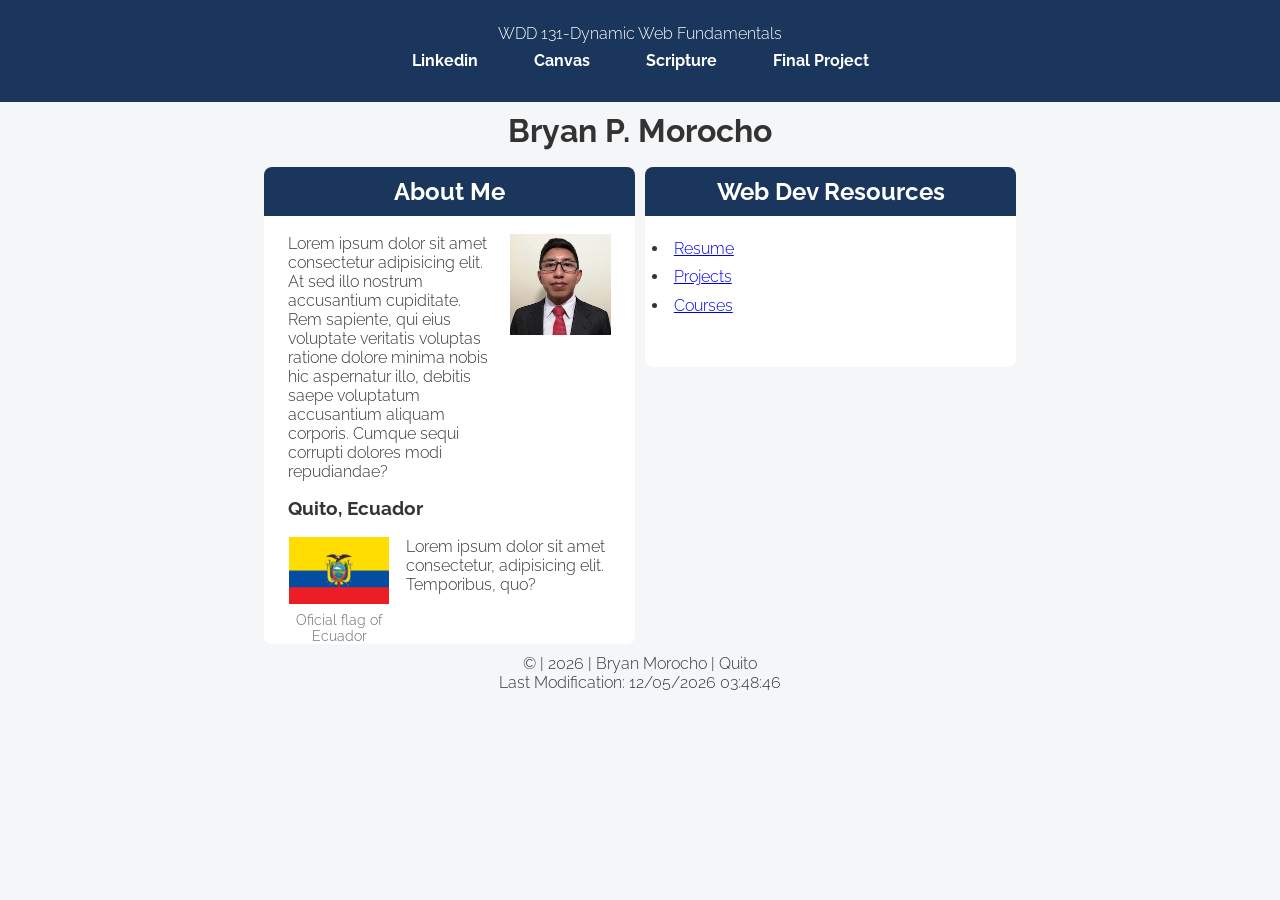
<file: index.html>
<!DOCTYPE html>
<html lang="en">
<head>
    <meta charset="UTF-8">
    <meta name="viewport" content="width=device-width, initial-scale=1.0">
    <title>WDD 131 - Dynamic Web Fundamentals - Bryan Morocho</title>
    <meta name="description" content="Welcome to Bryan Morocho's profile page for WDD131 course at BYU-Pathway">
    <meta name="author" content="Bryan Morocho">
    <link rel="stylesheet" href="styles/base.css">
    <link rel="preconnect" href="https://fonts.googleapis.com">
    <link rel="preconnect" href="https://fonts.gstatic.com" crossorigin>
    <link href="https://fonts.googleapis.com/css2?family=Raleway:wght@300&display=swap" rel="stylesheet">
    <script src="scripts/getdates.js" defer></script>
</head>
<body>
    <header>
        <span id="course-title">WDD 131-Dynamic Web Fundamentals</span>
        <nav>
            <a href="https://www.linkedin.com/in/bryan-morocho-05170b19b/">Linkedin</a>
            <a href="https://byupw.instructure.com/">Canvas</a>
            <a href="https://www.churchofjesuschrist.org/study/scriptures/bofm/alma/37?lang=eng&id=p6#p6">Scripture</a>
            <a href="#">Final Project</a>
        </nav>
    </header>
    <main>
        <h1>Bryan P. Morocho</h1>
        <section class="card">
            <h2>About Me</h2>
            <div id="profile"> 
                <p>Lorem ipsum dolor sit amet consectetur adipisicing elit. At sed illo nostrum accusantium cupiditate. Rem sapiente, qui eius voluptate veritatis voluptas ratione dolore minima nobis hic aspernatur illo, debitis saepe voluptatum accusantium aliquam corporis. Cumque sequi corrupti dolores modi repudiandae?</p>            
            <img src="images/profile.webp" alt="Bryan Morocho's profile picture">
            </div>
            <h3>Quito, Ecuador</h3>
            <div id="country"> 
                <figure>
                    <img src="images/ecuador.webp" alt="Ecuador's flag">
                    <figcaption>Oficial flag of Ecuador</figcaption>
                </figure>
                <p>Lorem ipsum dolor sit amet consectetur, adipisicing elit. Temporibus, quo?</p>
            </div>
           
        </section>
        <section class="card">
            <h2>Web Dev Resources</h2>
            <ul>
                <li><a href="#">Resume</a></li>
                <li><a href="#">Projects</a></li>
                <li><a href="#">Courses</a></li>
            </ul>
        </section>
    </main>
    <footer>
        <p>&copy; | <span id="currentyear"></span> | Bryan Morocho | Quito</p>
        <p>Last Modification: <span id="lastModified"></span></p>
    </footer>
    
</body>
</html>
</file>
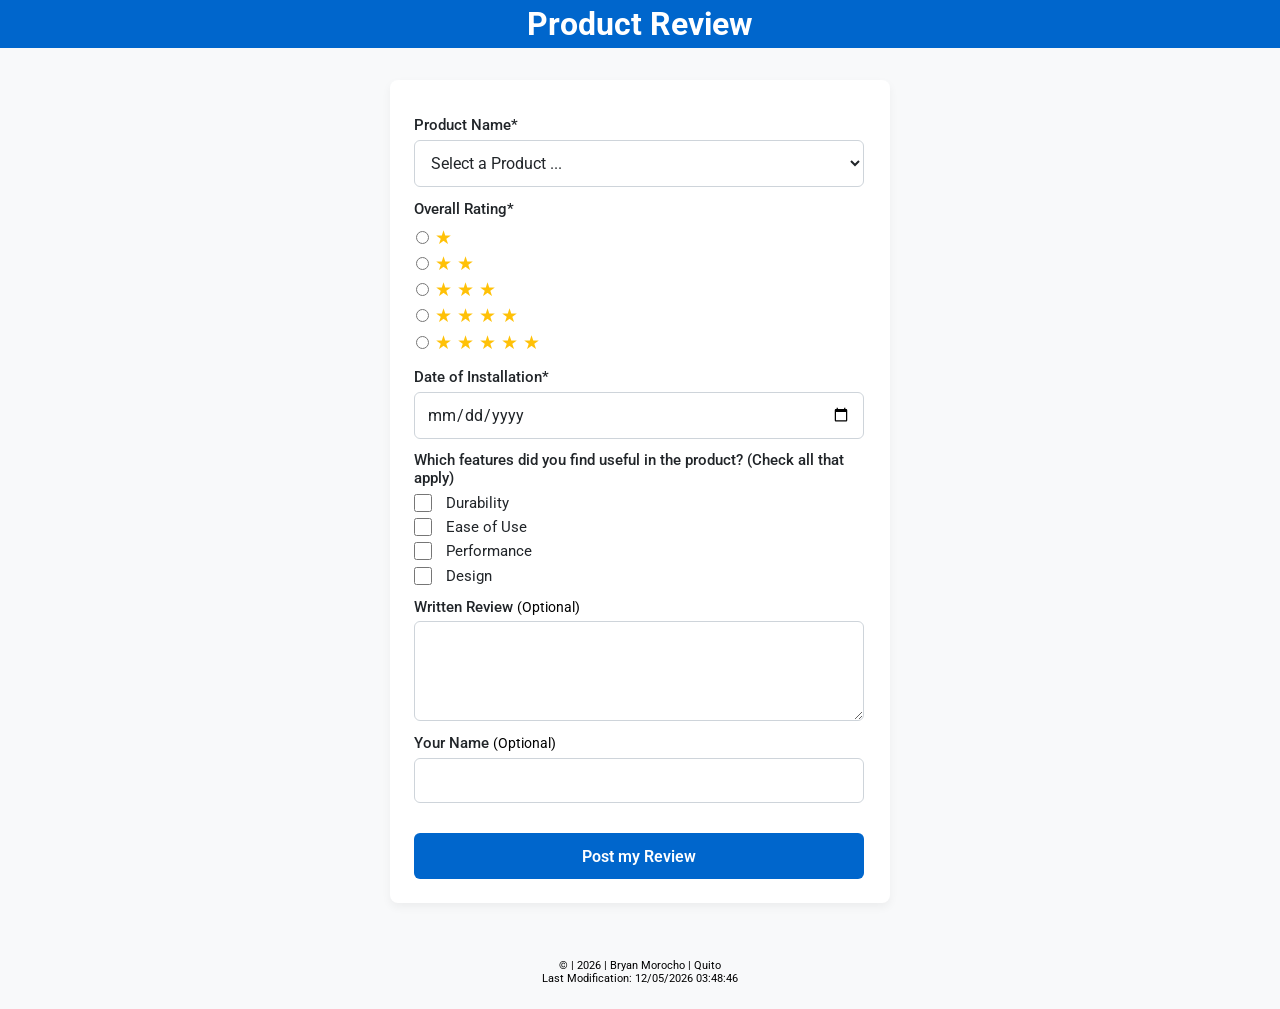
<file: form.html>
<!DOCTYPE html>
<html lang="en">
<head>
    <meta charset="UTF-8">
    <meta name="viewport" content="width=device-width, initial-scale=1.0">
    <title>Product Review</title>
    <meta name="author" content="Bryan Morocho">
    <meta name="description" content="Submit your product review and feedback easily using our online review form.">
    <link rel="stylesheet" href="styles/form.css">
    <link rel="preconnect" href="https://fonts.googleapis.com">
    <link rel="preconnect" href="https://fonts.gstatic.com" crossorigin>
    <link href="https://fonts.googleapis.com/css2?family=Roboto:wght@400;500;600&display=swap" rel="stylesheet">
    <script src="scripts/form.js" defer></script>
</head>
<body>
    <header>
        <h1>Product Review</h1>
    </header>
    <main>
        <form action="review.html" method="get">
            <label for="product-select">
                Product Name*
                <select name="product" id="product-select" required>
                    <option value="" disabled selected>Select a Product ...</option>
                </select>
            </label>

            <div id="rating-title">Overall Rating*</div>
            <div class="rating-group">
                <label for="star1"><input type="radio" name="rating" value="1" id="star1" required>&#9733;</label>
                <label for="star2"><input type="radio" name="rating" value="2" id="star2" required>&#9733; &#9733;</label>
                <label for="star3"><input type="radio" name="rating" value="3" id="star3" required>&#9733; &#9733; &#9733;</label>
                <label for="star4"><input type="radio" name="rating" value="4" id="star4" required>&#9733; &#9733; &#9733; &#9733;</label>
                <label for="star5"><input type="radio" name="rating" value="5" id="star5" required>&#9733; &#9733; &#9733; &#9733; &#9733;</label>
            </div>
            
            <label for="date-installation">Date of Installation*<input type="date" name="completeDate" id="date-installation" required></label>

            <div>Which features did you find useful in the product? (Check all that apply)</div>
            <label class="checkbox-group" for="durability"><input type="checkbox" name="durability" id="durability" value="yes">Durability</label>
            <label class="checkbox-group" for="use"><input type="checkbox" name="use" id="use" value="yes">Ease of Use</label>
            <label class="checkbox-group" for="performance"><input type="checkbox" name="performance" id="performance" value="yes">Performance</label>
            <label class="checkbox-group" for="design"><input type="checkbox" name="design" id="design" value="yes">Design</label>

            <label for="review">Written Review <span class="optional">(Optional)</span><textarea name="review" id="review"></textarea></label>

            <label for="name">Your Name <span class="optional">(Optional)</span><input type="text" id="name"></label>
            <input type="submit" value="Post my Review">
        </form>
    </main>
    <footer>
        <p>&copy; | <span id="currentyear"></span> | Bryan Morocho | Quito</p>
        <p>Last Modification: <span id="lastModified"></span></p>
    </footer>
</body>
</html>
</file>
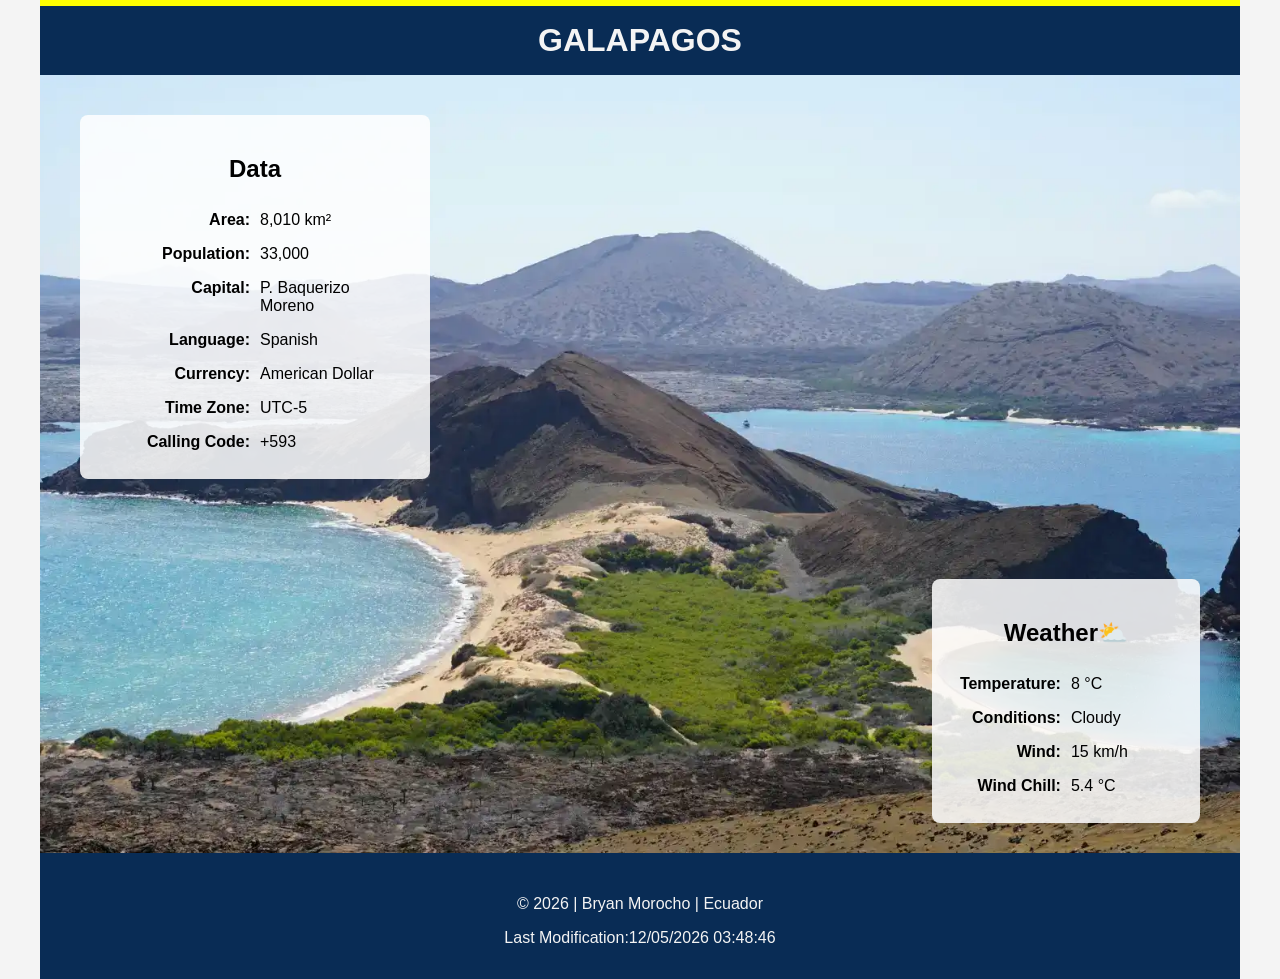
<file: place.html>
<!DOCTYPE html>
<html lang="en">
<head>
    <meta charset="UTF-8">
    <meta name="viewport" content="width=device-width, initial-scale=1.0">
    <title>Galapagos Islands - Ecuador | WDD131</title>
    <meta name="description" content="Discover the latest weather conditions, climate patterns, and travel tips for the Galapagos Islands, Ecuador.">
    <meta name="author" content="Bryan Morocho">
    <link rel="stylesheet" href="styles/place.css">
    <script src="scripts/place.js" defer></script>
</head>
<body>
    <header>
        <div class="ecuador-flag">
            <div class="yellow-stripe"></div>
        </div>
        <h1>GALAPAGOS</h1>
    </header>
    <main>
        <div class="hero">
            <picture>
                <source media="(min-width: 1000px)" srcset="images/hero-larger.webp">
                <source media="(min-width: 500px)" srcset="images/hero-medium.webp">
                <img src="images/hero-small.webp" alt="Galapagos Island landscape">
            </picture>
        </div>
        <section class="data-card">
            <h2>Data</h2>
            <ul>
                <li><strong>Area:</strong> <span>8,010 km²</span></li>
                <li><strong>Population:</strong> <span>33,000</span></li>
                <li><strong>Capital:</strong> <span>P. Baquerizo Moreno</span></li>
                <li><strong>Language:</strong> <span>Spanish</span></li>
                <li><strong>Currency:</strong> <span>American Dollar</span></li>
                <li><strong>Time Zone:</strong> <span>UTC-5</span></li>
                <li><strong>Calling Code:</strong> <span>+593</span></li>
            </ul>
        </section>

        <section class="weather-card">
            <h2 class="weather-heading">Weather</h2>
            <img src="images/weather.svg" alt="Cloudy weather">
            <ul>
                <li><strong>Temperature:</strong> <span id="temp">8 °C</span></li>
                <li><strong>Conditions:</strong> Cloudy</li>
                <li><strong>Wind:</strong> <span id="wind">15 km/h</span></li>
                <li><strong>Wind Chill:</strong> <span id="windchill"></span></li>
            </ul>
        </section>
    </main>
    <footer>
        <p>&copy; <span id="currentyear"></span> | Bryan Morocho | Ecuador</p>
        <p class="last-modified">Last Modification:<span id="lastModified"></span></p>
    </footer>  
</body>
</html>
</file>
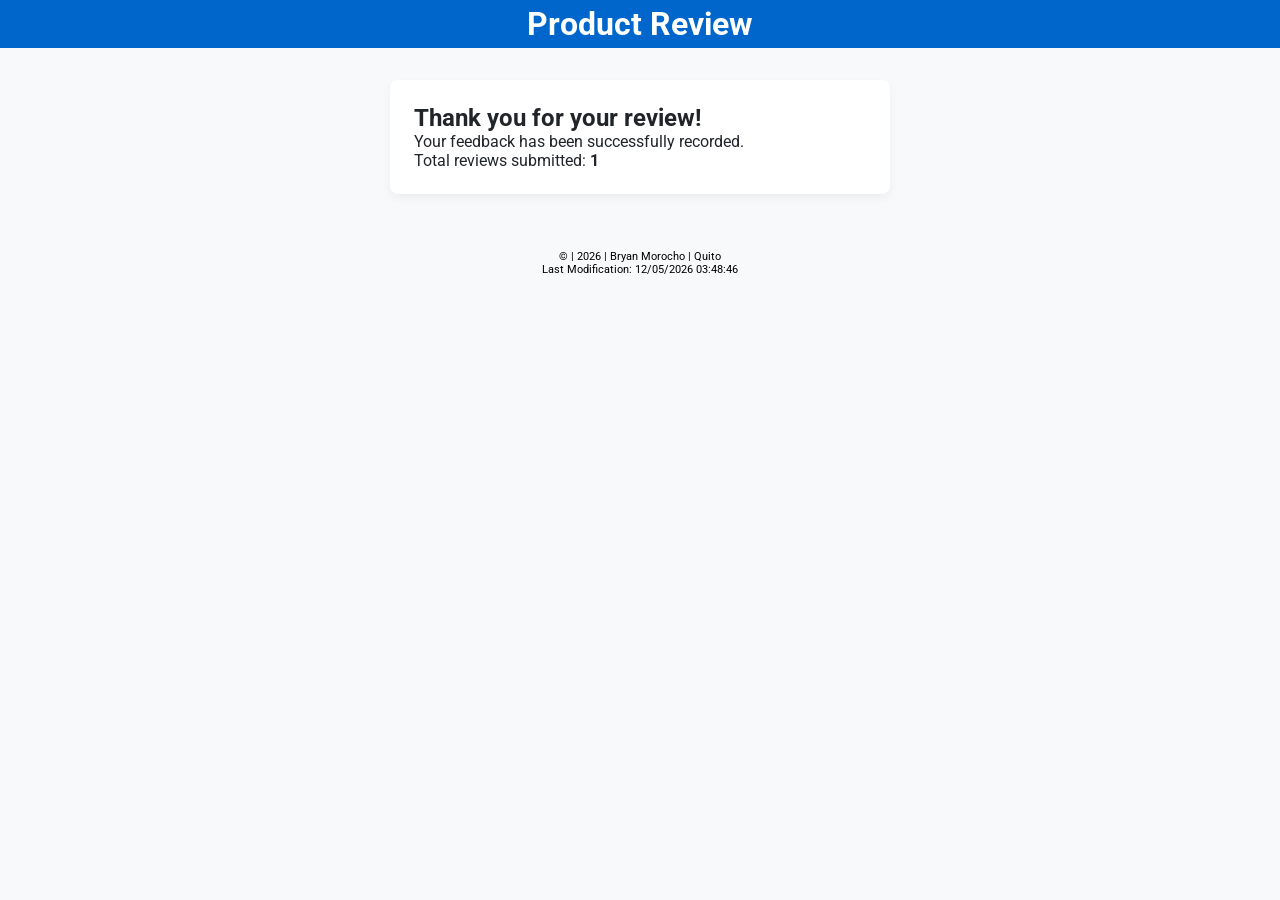
<file: review.html>
<!DOCTYPE html>
<html lang="en">
<head>
    <meta charset="UTF-8">
    <meta name="viewport" content="width=device-width, initial-scale=1.0">
    <title>Product Review</title>
    <meta name="author" content="Bryan Morocho">
    <meta name="description" content="Thank you for submitting your product review. View your confirmation and total reviews sent.">
    <link rel="stylesheet" href="styles/form.css">
    <link href="https://fonts.googleapis.com/css2?family=Roboto:wght@400;500;600&display=swap" rel="stylesheet">
    <script src="scripts/form.js" defer></script>
</head>
<body>
    <header>
        <h1>Product Review</h1>
    </header>
    <main>
        <h2>Thank you for your review!</h2>
        <p>Your feedback has been successfully recorded.</p>

        <p>Total reviews submitted: <strong id="counter">0</strong></p>
    </main>
    <footer>
        <p>&copy; | <span id="currentyear"></span> | Bryan Morocho | Quito</p>
        <p>Last Modification: <span id="lastModified"></span></p>
    </footer>
</body>
</html>
</file>
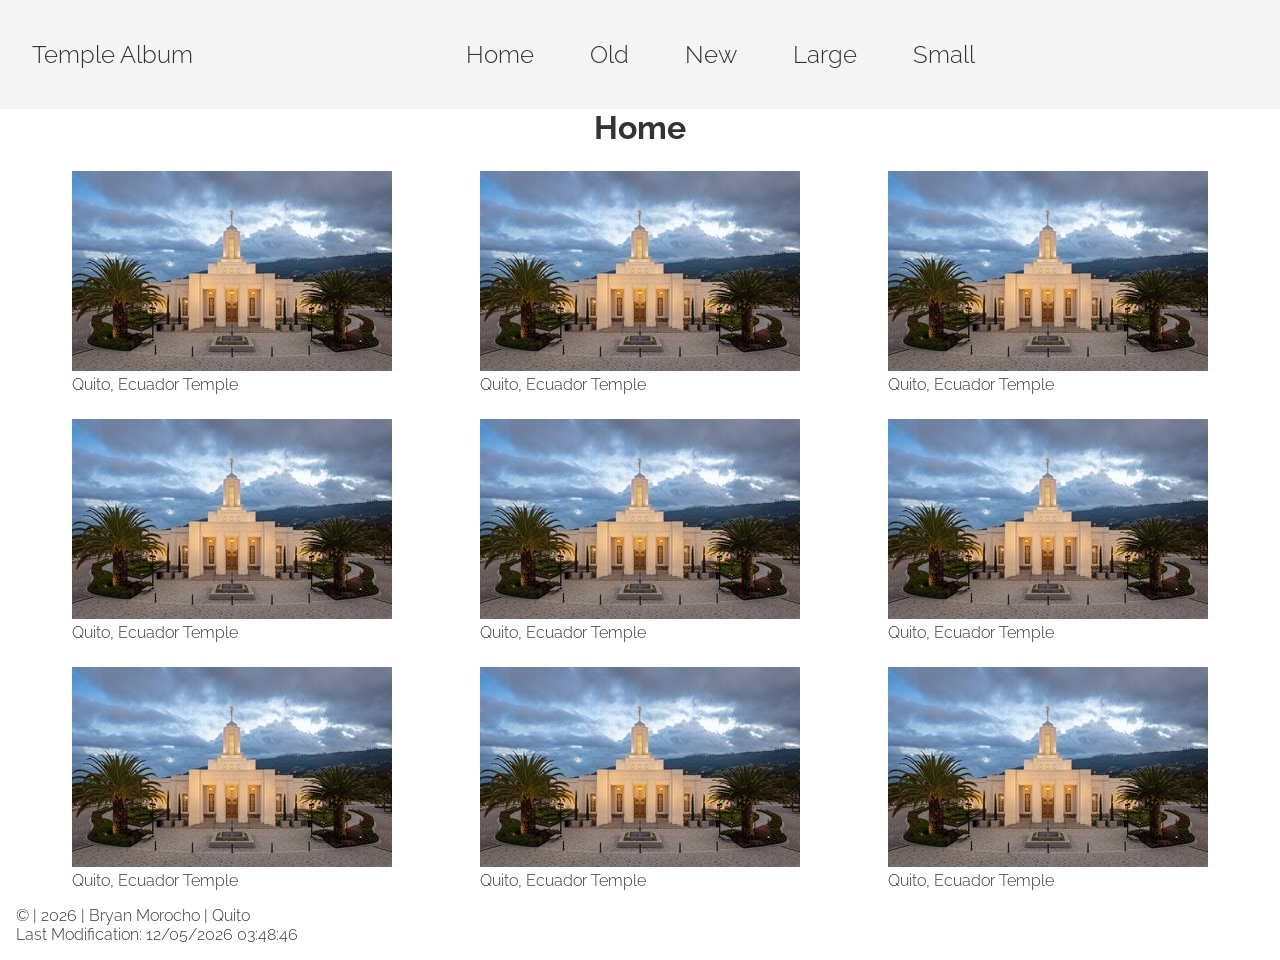
<file: temples.html>
<!DOCTYPE html>
<html lang="en">
<head>
    <meta charset="UTF-8">
    <meta name="viewport" content="width=device-width, initial-scale=1.0">
    <title>Temple Album</title>
    <meta name="description" content="Welcome to the Temple Album, a place where you can search for images of the Jesus Christ of latter days Saints temples">
    <meta name="author" content="Bryan Morocho">
    <link rel="stylesheet" href="styles/temples.css">
    <link rel="stylesheet" href="styles/temples-large.css">
    <link rel="preconnect" href="https://fonts.googleapis.com">
    <link rel="preconnect" href="https://fonts.gstatic.com" crossorigin>
    <link href="https://fonts.googleapis.com/css2?family=Raleway:wght@300&display=swap" rel="stylesheet">
    <script src="scripts/temples.js" defer></script>
</head>
<body>
    <header>
        Temple Album
        <button type="button" id="menu">
        </button>
        <nav>
            <a href="#">Home</a>
            <a href="#">Old</a>
            <a href="#">New</a>
            <a href="#">Large</a>
            <a href="#">Small</a>
        </nav>
    </header>
    <main>
        <h1>Home</h1>
        <figure>
            <img src="images/quito_ecuador_temple.jpg" alt="Picture from Quito, Ecuador Temple">
            <figcaption>Quito, Ecuador Temple</figcaption>
        </figure>
        <figure>
            <img src="images/quito_ecuador_temple.jpg" alt="Picture from Quito, Ecuador Temple">
            <figcaption>Quito, Ecuador Temple</figcaption>
        </figure>
        <figure>
            <img src="images/quito_ecuador_temple.jpg" alt="Picture from Quito, Ecuador Temple">
            <figcaption>Quito, Ecuador Temple</figcaption>
        </figure>
        <figure>
            <img src="images/quito_ecuador_temple.jpg" alt="Picture from Quito, Ecuador Temple">
            <figcaption>Quito, Ecuador Temple</figcaption>
        </figure>
        <figure>
            <img src="images/quito_ecuador_temple.jpg" alt="Picture from Quito, Ecuador Temple">
            <figcaption>Quito, Ecuador Temple</figcaption>
        </figure>
        <figure>
            <img src="images/quito_ecuador_temple.jpg" alt="Picture from Quito, Ecuador Temple">
            <figcaption>Quito, Ecuador Temple</figcaption>
        </figure>
        <figure>
            <img src="images/quito_ecuador_temple.jpg" alt="Picture from Quito, Ecuador Temple">
            <figcaption>Quito, Ecuador Temple</figcaption>
        </figure>
        <figure>
            <img src="images/quito_ecuador_temple.jpg" alt="Picture from Quito, Ecuador Temple">
            <figcaption>Quito, Ecuador Temple</figcaption>
        </figure>
        <figure>
            <img src="images/quito_ecuador_temple.jpg" alt="Picture from Quito, Ecuador Temple">
            <figcaption>Quito, Ecuador Temple</figcaption>
        </figure>
    </main>
    <footer>
        <p>&copy; | <span id="currentyear"></span> | Bryan Morocho | Quito</p>
        <p>Last Modification: <span id="lastModified"></span></p>
    </footer>    
</body>
</html>
</file>
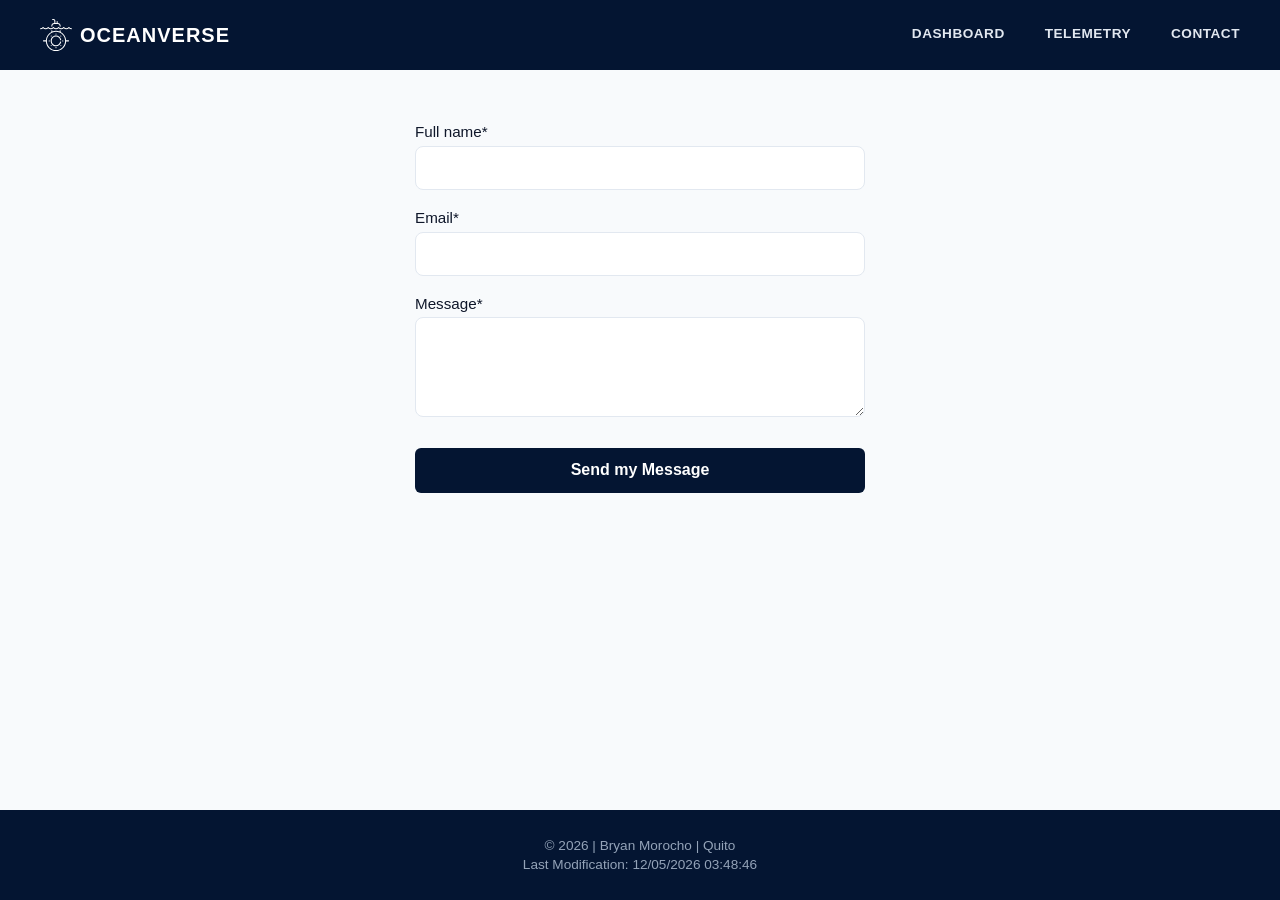
<file: project/contact.html>
<!DOCTYPE html>
<html lang="en">
<head>
    <meta charset="UTF-8">
    <meta name="viewport" content="width=device-width, initial-scale=1.0">
    <meta name="description" content="Contact Oceanverse team for support, inquiries, or feedback regarding marine telemetry systems.">
    <meta name="author" content="Bryan Morocho">
    <title>Oceanverse | Contact Us</title>
    <link rel="stylesheet" href="styles/project.css">
    <script src="scripts/contact.js" defer></script>
</head>
<body>
    <header>
        <div class="logo">
            <img src="images/logo.svg" alt="logo OCEANVERSE" loading="lazy">
            <h1>OCEANVERSE</h1>
        </div>
         <button type="button" id="menu"></button>
        <nav class="menu">
            <a href="project.html" id="home-btn">DASHBOARD</a>
            <a href="telemetry.html" id="metrics-btn">TELEMETRY</a>
            <a href="#" id="contact-btn">CONTACT</a>
        </nav>
    </header>
    <main id="contact-view">
        <form action="" method="get">
            <label for="name">Full name*<input type="text" id="name" name="full-name" required></label>
            <label for="email">Email*<input type="email" id="email" name="e-mail" required></label>
            <label for="message">Message*<textarea type="text" id="message" name="comments" required></textarea></label>
            <input type="submit" value="Send my Message">
        </form>
    </main>
    <footer>
        <p>&copy; <span id="currentyear"></span> | Bryan Morocho | Quito</p>
        <p>Last Modification: <span id="lastModified"></span></p>
    </footer>
</body>
</html>
</file>
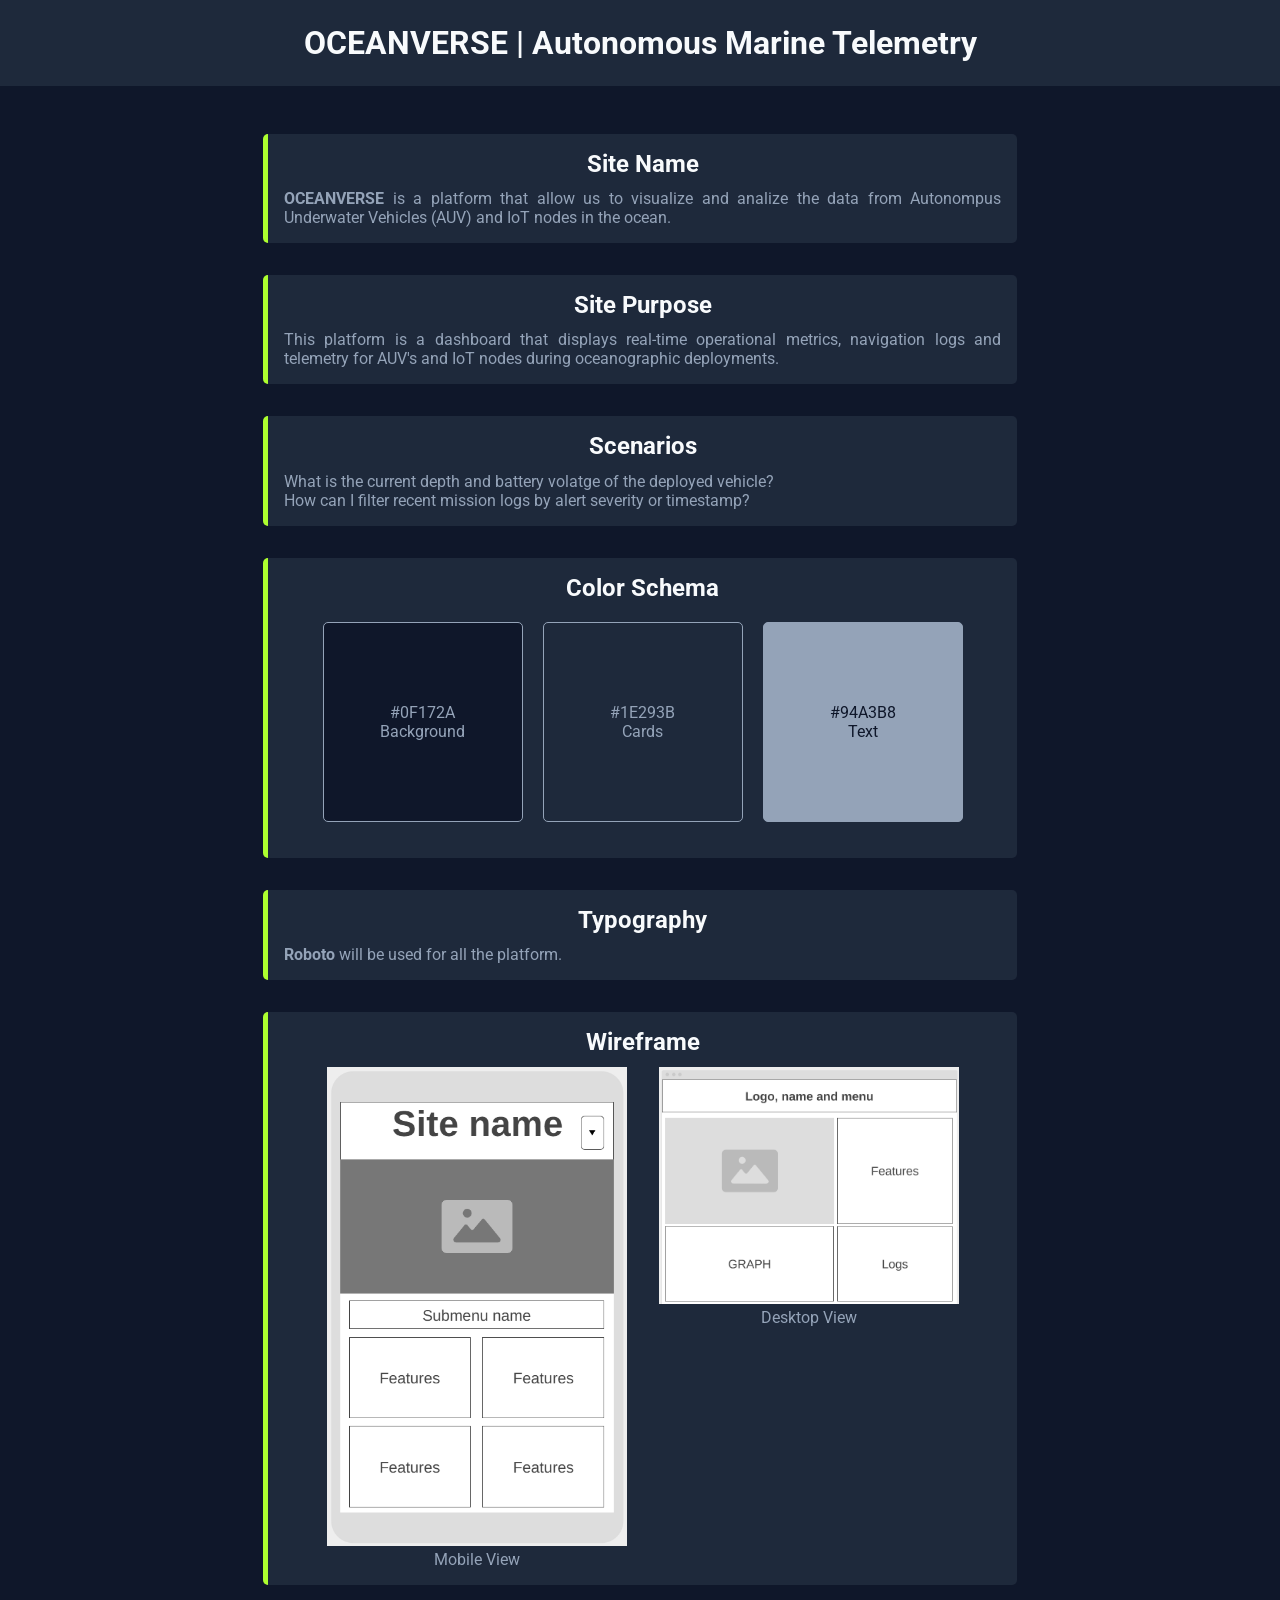
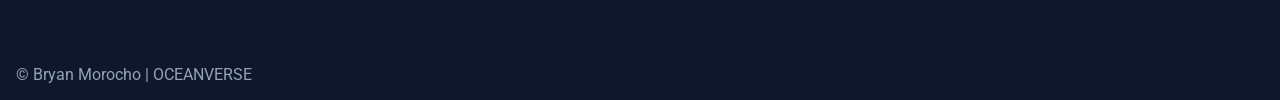
<file: project/siteplan.html>
<!DOCTYPE html>
<html lang="en">
<head>
    <meta charset="UTF-8">
    <meta name="viewport" content="width=device-width, initial-scale=1.0">
    <title>OCEANVERSE</title>
    <meta name="author" content="Bryan Morocho">
    <meta name="description" content="This is the website plannig document for the project OCEANVERSE proposed for the wdd131 final project">
    <link rel="stylesheet" href="styles/siteplan.css">
    <link rel="preconnect" href="https://fonts.googleapis.com">
    <link rel="preconnect" href="https://fonts.gstatic.com" crossorigin>
    <link href="https://fonts.googleapis.com/css2?family=Roboto&display=swap" rel="stylesheet">
</head>
<body>
    <header>
        <h1>OCEANVERSE | Autonomous Marine Telemetry</h1>
    </header>
    <main>
        <div class="card">
            <h2>Site Name</h2>
            <p><strong>OCEANVERSE</strong> is a platform that allow us to visualize and analize the data from Autonompus Underwater Vehicles (AUV) and IoT nodes in the ocean.</p>
        </div>
        
        <div class="card">
            <h2>Site Purpose</h2>
            <p>This platform is a dashboard that displays real-time operational metrics, navigation logs and telemetry for AUV's and IoT nodes during oceanographic deployments.</p>
        </div>
        
        <div class="card">
            <h2>Scenarios</h2>
            <p>What is the current depth and battery volatge of the deployed vehicle?</p>
            <p>How can I filter recent mission logs by alert severity or timestamp?</p>
        </div>
        
        <div class="card">
            <h2>Color Schema</h2>
            <div id="colors">
                <div id="primary" class="color">
                    <span class="color-code">#0F172A</span>
                    <span class="color-desc">Background</span>
                </div>
                <div id="secondary" class="color">
                    <span class="color-code">#1E293B</span>
                    <span class="color-desc">Cards</span>
                </div>
                <div id="accent" class="color">
                    <span class="color-code">#94A3B8</span>
                    <span class="color-desc">Text</span>
                </div>
            </div>
        </div>
        
        <div class="card">
            <h2>Typography</h2>
            <p><strong>Roboto</strong> will be used for all the platform.</p>
        </div>
        
        <div class="card">
            <h2>Wireframe</h2>
            <div id="images">
                <figure>
                <img src="images/mobile.png" alt="Mobile view of OCEANVERSE">
                <figcaption>Mobile View</figcaption>
                </figure>
                <figure>
                    <img src="images/desktop.png" alt="Desktop view of OCEANVERSE">
                    <figcaption>Desktop View</figcaption>
                </figure>
            </div>
           
        </div>
        
    </main>
    <footer>
         <p>&copy; Bryan Morocho | OCEANVERSE</p>
    </footer>
</body>
</html>
</file>
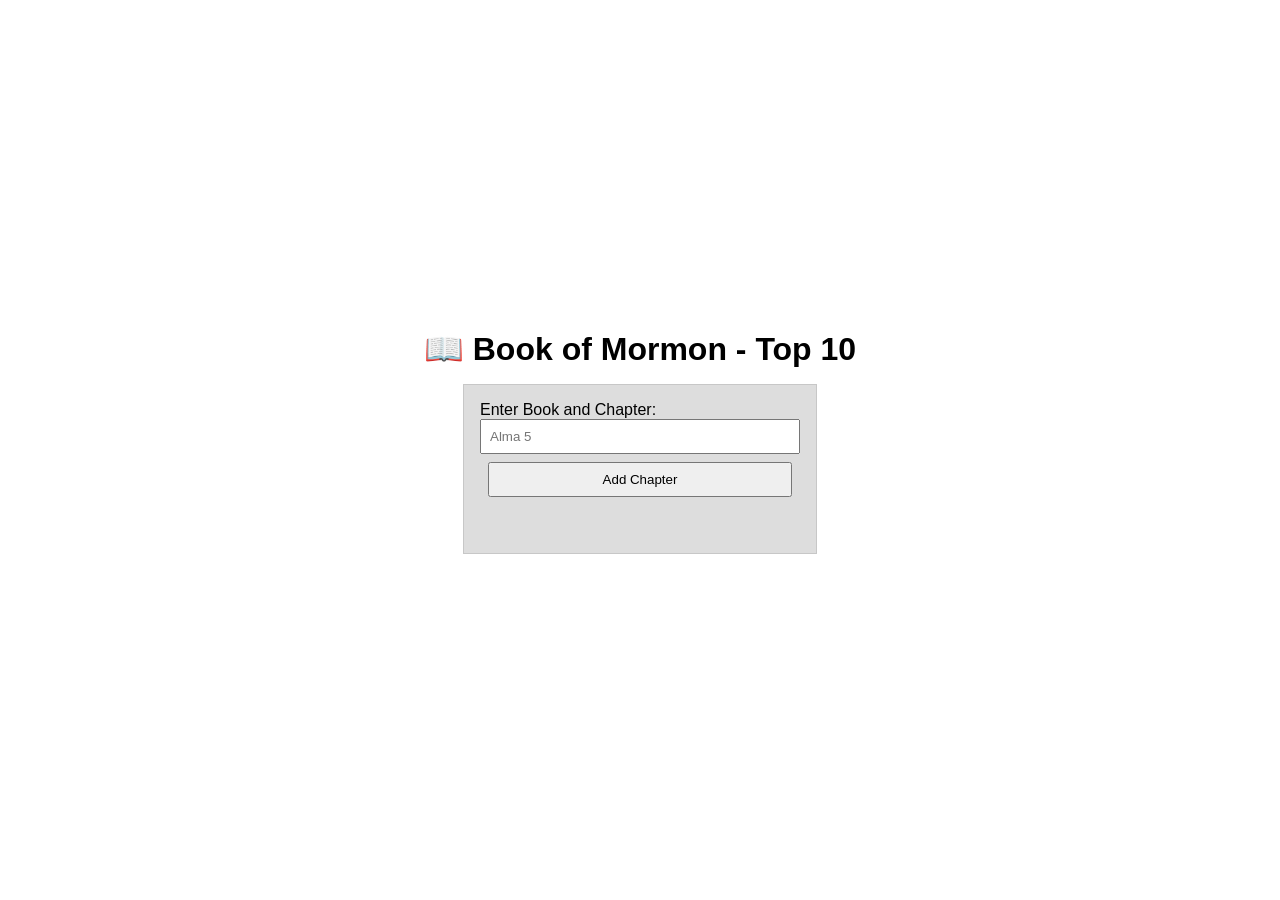
<file: week02/bom.html>
<!DOCTYPE html>
<html lang="en">
<head>
    <meta charset="UTF-8">
    <meta name="viewport" content="width=device-width, initial-scale=1.0">
    <title>Document</title>
    <link rel="stylesheet" href="styles/bom.css">
    <script src="scripts/bom.js" defer></script>
</head>
<body>
    <h1>📖 Book of Mormon - Top 10</h1>
<main>
	<label for="favchap">Enter Book and Chapter: </label>
	<input type="text" id="favchap" placeholder="Alma 5">
	<button type="submit">Add Chapter</button>
	<ul id="list"></ul>
</main>
    
</body>
</html>
</file>
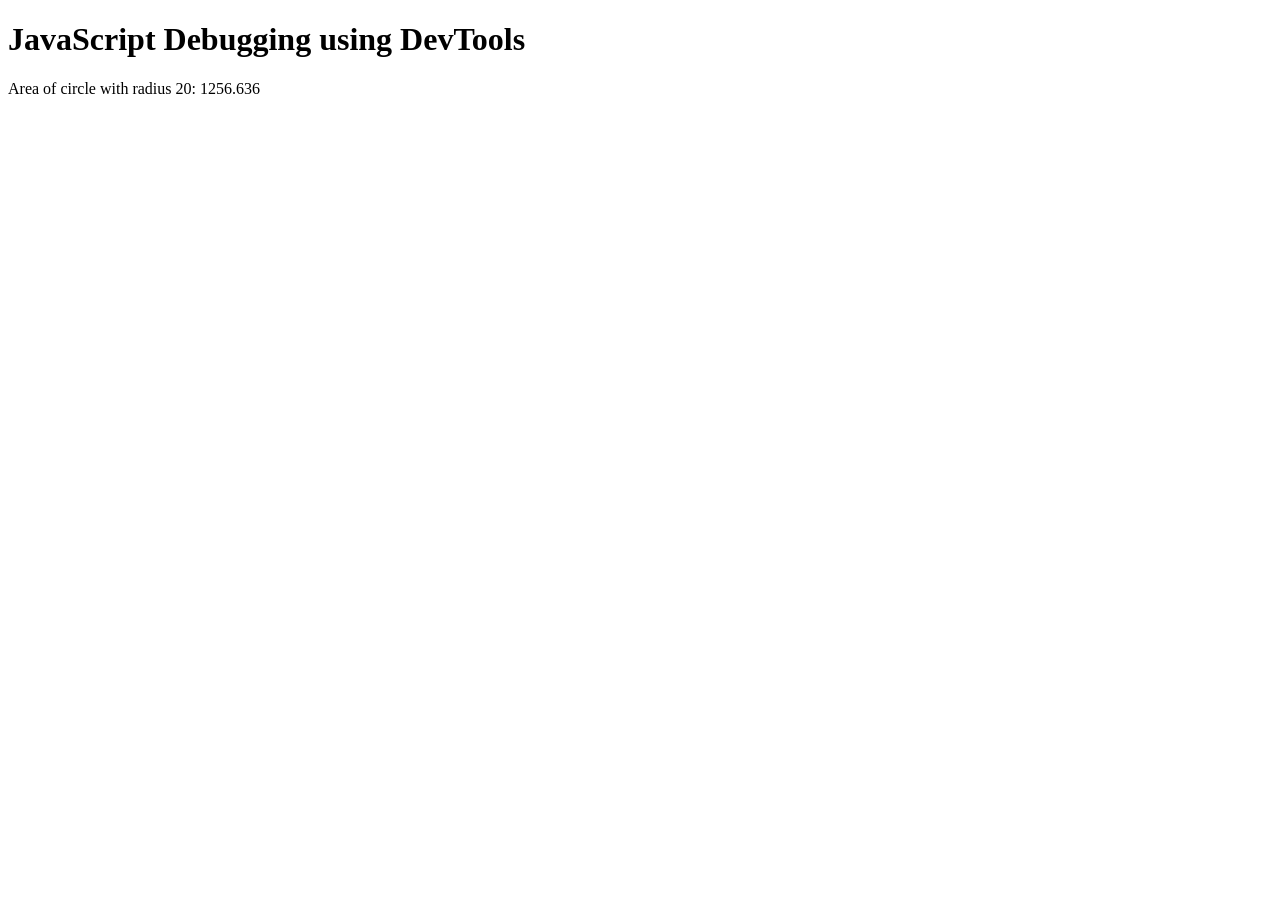
<file: week02/debugging.html>
<!DOCTYPE html>
<html lang="en">
<head>
    <meta charset="UTF-8">
    <meta name="viewport" content="width=device-width, initial-scale=1.0">
    <title>Document</title>
    <script src="scripts/debugging.js" defer></script>
</head>
<body>
    <h1>JavaScript Debugging using DevTools</h1>
    <p>Area of circle with radius <span id="radius"></span>: <span id="area"></span></p>
    
</body>
</html>
</file>
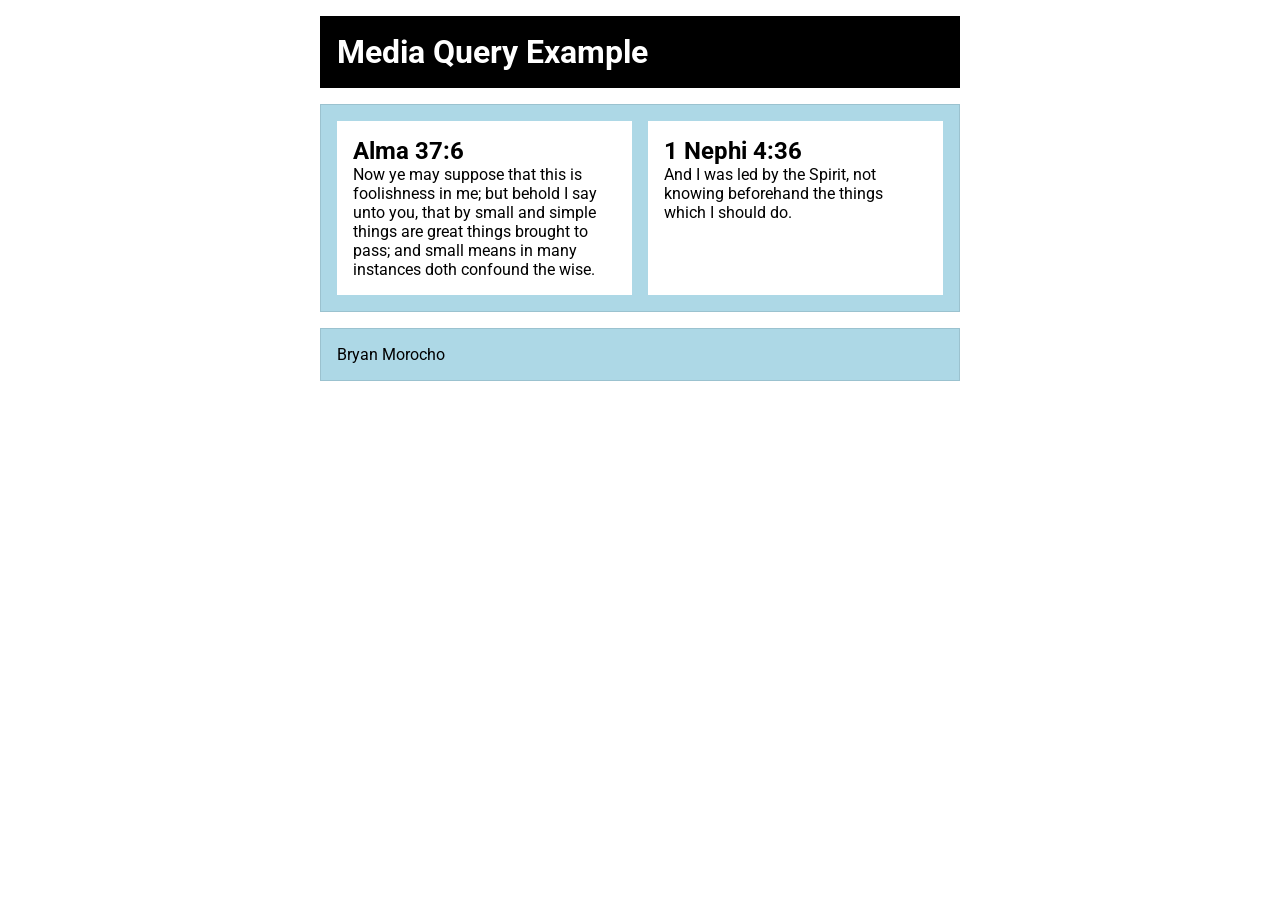
<file: week02/media-query.html>
<!DOCTYPE html>
<html lang="en">
<head>
    <meta charset="UTF-8">
    <meta name="viewport" content="width=device-width, initial-scale=1.0">
    <meta name="description" content="Media query learning activity example page.">
    <meta name="author" content="Bryan Morocho">
    <title>WDD 131 - Media Query Example</title>
    <link rel="preconnect" href="https://fonts.googleapis.com">
    <link rel="preconnect" href="https://fonts.gstatic.com" crossorigin>
    <link href="https://fonts.googleapis.com/css2?family=Roboto:wght@536&display=swap" rel="stylesheet">
    <link rel="stylesheet" href="styles/media-query.css">
    <link rel="stylesheet" href="styles/media-query-large.css">
</head>
<body>
    <header>
        <h1>Media Query Example</h1>
    </header>
    <main>
        <section>
            <h2>Alma 37:6</h2>
            <p>Now ye may suppose that this is foolishness in me; but behold I say unto you, that by small and simple things are great things brought to pass; and small means in many instances doth confound the wise.</p>
        </section>
        <section>
            <h2>1 Nephi 4:36</h2>
            <p>And I was led by the Spirit, not knowing beforehand the things which I should do.</p>
        </section>
    </main>
    <footer>
        <!-- <p>Bryan Morocho</p> -->
         Bryan Morocho
    </footer>  
</body>
</html>
</file>
<file: styles/base.css>
* {
    margin: 0;
    padding: 0;
    box-sizing: border-box;
}

header {
    background-color: #1a365d;
    color: #ffffff;
    padding: 1.5rem 1rem;
    text-align: center;
}

nav {
    display: flex;
    justify-content: center;
    gap: 1.5rem;
    width: 100%;
}

nav a {
    color: white;
    text-decoration: none;
    font-weight: bold;
    border-radius: 4px;
    transition: all 0.3s ease;
    padding: 0.5rem 1rem;
}

nav a:hover {
    color: white;
    background-color: #2c5282;
}

main h1 {
    text-align: center;
    padding-bottom: 0.5rem;
    display: inline-block;
    width: 100%;
    grid-column: 1 / -1;
}

body {
    font-family: "Raleway", sans-serif;
    font-weight: 300;
    background-color: #f4f6f8;
    color: #333333;
}

main {
    display: grid;
    grid-template-columns: repeat(auto-fit, minmax(320px, 1fr));
    gap: 10px;
    max-width: 800px;
    justify-content: center;
    align-items: start;
    margin: 10px auto;
    padding: 0 1.5rem;
}

.card {
    background-color: #ffffff;
    border-radius: 8px;
    min-height: 200px;
}

h2 {
    background-color: #1a365d;
    color: white;
    padding: 10px;
    margin: 0 0 10px 0;
    border-radius: 8px 8px 0 0;
    align-items: center;
    text-align: center;
}

h3 {
    padding: 0.5rem 1.5rem;
}

#profile {
    display: grid;
    grid-template-columns: 1fr 0.5fr;
    gap: 20px;
    align-items: start;
    padding: 0.5rem 1.5rem;
}

#profile > img {
    max-width: 100%;
    height: auto;
    display: block;
}

#country {
    display: grid;
    grid-template-columns: 0.5fr 1fr;
    margin: 10px 0 0 0;
    align-items: start;
    gap: 15px;
    padding: 0 1.5rem;
}

#country figure {
    display: flex;
    flex-direction: column;
    align-items: center;
}

#country figure img {
    width: 100px;
    height: auto;
    display: block;
}

#country figcaption {
    font-size: 0.85rem;
    color: #666;
    margin-top: 0.5rem;
    text-align: center;
}

ul {
    padding: 0.5rem 1.5rem;
    display: flex;
    flex-direction: column;
}

ul li {
    padding: 0.3rem;
}

#course-tittle {
    display: block;
}

footer {
    text-align: center;
}
</file>
<file: styles/form.css>
:root {
    --primary-color: #0066CC;       /* Azul corporativo y confiable */
    --secondary-color: #FFFFFF;     /* Blanco puro */
    --bg-color: #F8F9FA;            /* Fondo gris muy claro */
    --text-color: #212529;          /* Texto principal oscuro */
    --input-bg: #FFFFFF;            /* Fondo de inputs limpio */
    --input-border: #CED4DA;        /* Borde gris suave */
    --input-focus: #0066CC;         /* Color al enfocar */
    --star-color: #FFC107;
}

* {
    margin: 0;
    padding: 0;
    box-sizing: border-box;
    font-family: "Roboto", sans-serif;
}

body {
    background-color: var(--bg-color);
    color: var(--text-color);
}


header {
    padding: .3rem;
    background-color: var(--primary-color);
    color: var(--secondary-color);
    text-align: center;
}

main {
    padding: 1.5rem;
    background-color: var(--secondary-color);
    max-width: 500px;
    margin: .1rem auto;
}

label,
div {
    display: block;
    margin: .8rem 0 .4rem 0;
    font-size: .95rem;
    font-weight: 500;
}

input[type="text"],
input[type="tel"],
input[type="date"],
select,
textarea {
    background-color: var(--input-bg);
    display: block;
    border: solid 1px var(--input-border);
    box-sizing: border-box;
    border-radius: 6px;
    padding: .75rem;
    margin-top: .35rem;
    width: 100%;
    max-width: 450px;
    font-size: 1rem;
    color: var(--text-color);
}

input[type="text"]:focus,
input[type="tel"]:focus,
input[type="date"]:focus,
select:focus,
textarea:focus {
  outline: none;
  border-color: var(--input-focus);
  box-shadow: 0 0 0 3px rgba(0, 102, 204, 0.15);
}

textarea {
  resize: vertical;
  min-height: 100px;
}

.optional {
  font-weight: 400;
  color: black;
  font-size: 0.85rem;
}

input[type="radio"],
input[type="checkbox"] {
    margin-right: 6px;
}

.rating-group {
  display: flex;
  flex-direction: column;
  margin-top: 0.35rem;
}

.rating-group label {
    cursor: pointer;
    font-size: 1.2rem;
    color: var(--star-color);
    margin: .1rem;
}

input[type="submit"] {
    border: none;
    background-color: var(--primary-color);
    color: var(--secondary-color);
    border-radius: 6px;
    padding: .85rem;
    width: 100%;
    max-width: 450px;
    margin-top: 1.5rem;
    font-size: 1rem;
    font-weight: 600;
    cursor: pointer;
    transition: background-color 0.2s;
}

.checkbox-group {
    display: flex;
    align-items: center;
    gap: 0.5rem;
    cursor: pointer;
    font-weight: 400;
    margin: 0.4rem 0;
}

.checkbox-group input[type="checkbox"] {
  width: 18px;
  height: 18px;
  cursor: pointer;
  accent-color: var(--primary-color);
}

input[type="submit"]:hover {
    background-color: #0052a3;
}

footer {
    text-align: center;
    padding: 1.5rem;
    font-size: 0.7rem;
    color: black;
}

@media (min-width: 750px) {
    main {
        margin: 2rem auto;
        border-radius: 8px;
        box-shadow: 0 4px 10px rgba(0, 0, 0, 0.05);
    }
}
</file>
<file: styles/place.css>
* {
    box-sizing: border-box;
}

:root {
    --primary-color: #092c55;
    --text-color: #000000;
    --padding: 1rem;
}

body {
    font-family: Arial, Helvetica, sans-serif;
    color: var(--text-color);
    background-color: #f4f4f4;
    margin: 0;
}

.ecuador-flag {
    display: flex;
    flex-direction: column;
    width: 100%;
}

.yellow-stripe {
    background-color: #ffff00;
    height: 6px;
}

h1 {
    background-color: #092c55;
    color: #f4f4f4;
    padding: var(--padding);
    margin: 0;
    text-align: center;
}

h2 {
    text-align: center;
}

.data-card ul,
.weather-card ul {
    list-style-type: none;
    padding: 0;
    margin: 0;
}

.data-card li,
.weather-card li {
    display: grid;
    grid-template-columns: 1fr 1fr;
    gap: 10px;
    padding: 0.5rem;
}

.data-card li strong,
.weather-card li strong {
    text-align: right;
}

.weather-card img {
    display: block;
    margin: 1rem auto;
    width: 5rem;
    height: auto;
}

.hero {
    width: 100%;
    max-width: 1200px;
    background-color: #092c55;
    padding: 0 0 10px 0;
}

.hero img {
    width: 100%;
    height: auto;
    object-fit: cover;
    display: block;
}

footer {
    text-align: center;
    padding: var(--padding);
    background-color: #092c55;
    color: #f4f4f4;
    margin: 1rem auto 0 auto;
    max-width: 1200px;
}


.weather-icon-mobile {
    fill: #808080;
    display: block;
}

@media (min-width: 600px) {

    header {
        max-width: 1200px;
        margin: 0 auto;
    }

    .weather-card img {
        display: none;
    }

    .weather-heading::after {
        content: "⛅";
    }

    main {
        position: relative;
        display: grid;
        grid-template-columns: 1fr 1fr;
        grid-template-rows: auto auto;
        gap: 20px;
        max-width: 1200px;
        margin: 0 auto;
    }

    .hero {
        grid-column: 1 / -1;
        grid-row: 1 / 3;
        width: 100%;
        z-index: 1;
    }

    .hero img {
        width: 100%;
        height: 100%;
        min-height: 500px;
        object-fit: cover;
    }

    .data-card {
        grid-column: 1;
        grid-row: 1;    
        z-index: 2;
        align-self: start;  
        justify-self: start; 
        
        background-color: rgba(255, 255, 255, 0.85); 
        padding: 20px;
        border-radius: 8px;
        margin: 40px; 
        max-width: 350px;
    }

    .weather-card {
        grid-column: 2; 
        grid-row: 2;    
        z-index: 2;
        align-self: end;    
        justify-self: end;  
        
        background-color: rgba(255, 255, 255, 0.85); 
        padding: 20px;
        border-radius: 8px;
        margin: 40px; 
        max-width: 350px;
    }

    footer {
        text-align: center;
        background-color: #092c55;
        color: #f4f4f4;
        max-width: 1200px;
        margin: 0 auto;
    }
}
</file>
<file: styles/temples.css>
* {
    margin: 0;
    padding: 0;
    box-sizing: border-box;
}

body {
    font-family: "Raleway", sans-serif;
    font-weight: 300;
    color: #333333;
}

header {
    position: relative;
    padding: 1rem;
    font-size: 1.5rem;
    background-color: #f4f4f4;
}

#menu {
	font-size: 1.5rem;
	border: 0;
	background: none;
	color: #000;
	position: absolute;
	top: 1rem;
	right: 1rem;
}

#menu::before {
    content: "☰";
}

#menu.open::before {
    content: "❌";
}

nav {
    display: none;
    flex-direction: column;
    text-align: center;
    justify-content: center;
    gap: 20px;
    margin: 1rem auto;
}

nav.open {
    display: flex;
}

nav a {
   padding: 0.75rem;
   text-decoration: none; 
   color: #333;
}

nav a:hover {
    background-color: #e6f0fa;
    color: #0056b3;
    border-radius: 8px;
}

main {
    max-width: 1200px;
    margin: 0 auto;
    display: grid;
    grid-template-columns: 1fr;
    grid-gap: 25px;
    place-items: center;
}

main h1 {
    grid-column: 1 / -1;
    width: 100%;
    text-align: center;
}

figure img {
    max-width: 100%;
    height: auto;
}

footer {
    place-items: center;
    margin: 1rem;
}
</file>
<file: styles/temples-large.css>
@media (min-width: 768px) {
    header {
        display: flex;
        justify-content: space-between;
        align-items: center;
        padding: 1rem 2rem;
    }

    #menu {
        display: none;
    }

    nav {
        display: flex;
        flex-direction: row;
        justify-content: center;
        gap: 1.5rem;
        margin: 1rem auto;

    }

    nav a {
        padding: 0.5rem 1rem;
    }

    main {
        grid-template-columns: repeat(auto-fit, minmax(320px, 1fr));
    }
}
</file>
<file: project/styles/project.css>
* {
    margin: 0;
    padding: 0;
    box-sizing: border-box;
}

html, body {
    height: 100%;
}

body {
    font-family: "Roboto", sans-serif;
    background-color: #f8fafc;
    color: #0f172a;
    display: flex;
    flex-direction: column;
}

header {
    position: relative;
    display: flex;
    justify-content: space-between;
    align-items: center;
    background-color: #041532;
    padding: 1.2rem 2.5rem;
}

.logo {
    display: flex;
    flex-direction: row;
    align-items: center;
    gap: .5rem;
    justify-content: center;
}

img {
    width: 2rem;
    height: auto;
}

.logo h1 {
    font-size: 1.25rem;
    color: #ffffff;
    letter-spacing: 1px;
    /* justify-content: center; */
}

#menu {
    display: block;
	font-size: 1.5rem;
	border: 0;
	background: none;
	color: #000;
	position: absolute;
	top: 1rem;
	right: 1rem;
}

#menu::before {
    content: "☰";
    color: #ffffff;
}

#menu.open::before {
    content: "❌";
    color: #ffffff;
}

header nav.menu {
    display: none;
    flex-direction: column;
    text-align: center;
    justify-content: center;
    gap: 20px;
    margin: 1rem auto;
}

header nav.menu.open {
    display: flex;
}

nav.menu {
    display: flex;
    gap: 2.5rem;
}

nav.menu a {
    text-decoration: none;
    color: #e2e8f0;
    font-weight: 600;
    font-size: 0.85rem;
    letter-spacing: 0.5px;
    padding-bottom: 4px;
    transition: color 0.2s ease, border-bottom 0.2s ease;
}

nav.menu a:hover,
nav.menu a.active {
    color: #ffffff;
}

/* --- DISEÑO BASE (Móvil / 1 sola columna por defecto) --- */
#main-view,
#telemetry-view {
    display: flex;
    flex-direction: column;
    gap: 1.5rem;
    padding: 1rem;
    max-width: 1200px;
    margin: 0 auto;
    width: 100%;
    align-items: start;
}

.dashboard-content {
    display: flex;
    flex-direction: column;
    gap: 1rem;
    width: 100%;           
    max-width: 500px;        
    margin: 0 auto; 
    justify-content: flex-end;
}

.control-bar {
    display: flex;
    align-items: center;
    justify-content: flex-end;
    gap: 0.5rem;
    font-size: .9rem;
    font-weight: 500;
    color: #475569;
    max-width: 500px;
    margin-left: auto;
    margin-right: 0;
}

#status-filter {
    padding: .4rem .75rem;
    border: 1px solid #cbd5e1;
    border-radius: 6px;
    background-color: #FFFFFF;
    font-size: .85rem;
    color: #0F172A;
    cursor: pointer;
}

#view-title {
    font-size: 1.5rem;
    color: #0f172a;
    margin-bottom: 1.5rem;
    font-weight: 700;
}

#fleet-map {
    height: 350px;           
    width: 100%;           
    max-width: 500px;        
    margin: 0 auto; 
    border-radius: 8px;
    box-shadow: 0 4px 6px -1px rgba(0, 0, 0, 0.1);
}

#map-section {
    width: 100%;
    display: flex;
    justify-content: center;
}

.card-grid {
    display: grid;
    grid-template-columns: repeat(auto-fit, minmax(250px, 1fr));
    gap: 1.5rem;
    justify-content: center;
    margin: 0 auto;
}

.card {
    background-color: #ffffff;
    border: 1px solid #e2e8f0;
    border-radius: 8px;
    padding: 1.5rem;
    box-shadow: 0 4px 6px -1px rgba(0, 0, 0, 0.05);
    transition: transform 0.2s ease, box-shadow 0.2s ease;
    max-width: 250px; 
    width: 100%;
}

.card-title {
    font-size: 1.1rem;
    color: #0f172a;
    margin-bottom: 1rem;
}

.card-info {
    display: flex;
    justify-content: space-between;
    align-items: center;
    margin-bottom: 0.5rem;
    font-size: 0.9rem;
    color: #475569;
}

.card-status {
    font-weight: 700;
    padding: 0.2rem 0.5rem;
    border-radius: 4px;
    font-size: 0.8rem;
}

.status-online {
    background-color: #dcfce7;
    color: #000000;
}

.status-offline {
    background-color: #fee2e2;
    color: #000000;
}

.card-metric {
    font-weight: 600;
    color: #0f172a;
}

#card-timestamp {
    font-size: 0.7rem;
}

footer {
    background-color: #041532;
    color: #94a3b8;
    text-align: center;
    padding: 1.5rem;
    font-size: 0.85rem;
    margin-top: auto;
}

footer p {
    margin: 0.25rem 0;
}

.device-selector-container {
    display: flex;
    flex-direction: row; 
    align-items: center;       
    justify-content: flex-end;
    gap: 0.5rem;              
    font-weight: 600;
    color: #000;
    width: 100%;
    max-width: 500px; 
    margin: 0 auto;           
}

.device-selector-container label {
    display: inline-block;
    width: auto;
    margin: 0;
    font-size: .9rem;
    font-weight: 600;
}

.metrics-summary-grid {
    display: flex;
    flex-direction: column;
    width: 100%;
    margin: 1rem 0;
}

#device-select {
    display: block;
    padding: .5rem 1rem;
    border-radius: 6px;
    border: 1px solid #e2e8f0;
    background-color: #ffffff;
    font-size: .9rem;
    color: #0F172A;
    cursor: pointer;
}

#metric-general-card {
    margin-top: 1rem;
    background-color: #ffffff;
    border: 1px solid #e2e8f0;
    border-radius: 8px;
    padding: 1.5rem;
    box-shadow: 0 4px 6px -1px rgba(0, 0, 0, 0.05);
    transition: transform 0.2s ease, box-shadow 0.2s ease;
    width: 100%;
    max-width: 500px;
    font-size: .85rem;
    text-align: center;
    font-weight: 550;
    margin: 1rem 0 0 0;
}

.metric-card {
    padding: .5rem 0;
    display: block;
}

#telemetryChart {
    margin-top: 1rem;
    width: 100%;
    height: auto;
}

.chart-container {
    max-width: 500px;
    width: 100%;
}

#contact-view {
    padding: 2.5rem;
    max-width: 1200px;
    margin: 0 auto;
    width: 100%;
}

form {
    display: flex;
    flex-direction: column;
    align-items: center;
}

label {
    display: flex;
    flex-direction: column;
    margin: .8rem 0 .4rem 0;
    font-size: .95rem;
    font-weight: 500;
    width: 100%;
    max-width: 450px;
}

input[type="text"],
input[type="email"],
textarea {
    background-color: #FFFFFF;
    display: block;
    border: 1px solid #e2e8f0;
    border-radius: 8px;
    padding: .75rem;
    margin-top: .35rem;
    font-size: 1rem;
    color: #0F172A;
}

input[type="text"]:focus,
input[type="email"]:focus,
textarea:focus {
    outline: none;
    border-color: #0066CC;
    box-shadow: 0 0 0 3px rgba(0, 102, 204, 0.15);
}

textarea {
    resize: vertical;
    min-height: 100px;
}

input[type="submit"] {
    border: none;
    background-color: #041532;
    color: #FFFFFF;
    border-radius: 6px;
    padding: .85rem;
    width: 100%;
    max-width: 450px;
    margin-top: 1.5rem;
    font-size: 1rem;
    font-weight: 600;
    cursor: pointer;
    transition: background-color 0.2s;
}

@media (min-width: 750px) {

    #menu {
        display: none;
    }

    header nav.menu {
        display: flex;
        position: static;
        flex-direction: row;
        width: auto;
        background: none;
        padding: 0;
        box-shadow: none;
        gap: 2.5rem;
        justify-content: flex-end;
        text-align: left;
        margin: 0;
    }

    #main-view,
    #telemetry-view {
        display: grid;
        grid-template-columns: 1fr 1fr;
        padding: 2.5rem;
    }

    .dashboard-content {
        max-width: none;
        width: 100%;
    }

    #fleet-map {
        height: 400px;
    }

    .control-bar {
        max-width: none;
        margin-left: auto;
    }

    #dashboard-grid.card-grid {
        max-width: none;
        margin: 0;
        justify-items: start; /* O stretch, para que las tarjetas ocupen su espacio en la grid */
        grid-template-columns: repeat(auto-fit, minmax(250px, 1fr)); /* Múltiples columnas automáticas */
    }
}
</file>
<file: project/styles/siteplan.css>
/* primary #0F172A
secondary #1E293B
accent #38BDF8 */

* {
    margin: 0;
    padding: 0;
    box-sizing: border-box;
}

body {
    font-family: "Roboto", sans-serif;
    background-color: #0F172A;
}

header {
    /* background-color: #0F172A; */
    background-color: #1E293B;
    color: #F8FAFC;
    padding: 1.5rem;
    text-align: center;
}

main {
    padding: 2rem;
    max-width: 850px;
    margin: 0 auto;
}

h2 {
    color: #F8FAFC;
    margin-bottom: .7rem;
    text-align: center;
}

p {
    text-align: justify;
}

.card {
    background-color: #1E293B;
    color: #94A3B8;
    padding: 1rem;
    margin: 1rem 1rem 2rem 1rem;
    border-left: solid 5px greenyellow;
    border-radius: 5px;
}

#colors {
    display: flex; 
    flex-direction: row;
    gap: 20px;  
    margin-top: 20px;
    margin-bottom: 20px;
    align-items: center;
    justify-content: center;
}

#primary {
    height: 200px;
    width: 200px;
    background-color: #0F172A;
}

#secondary {
    height: 200px;
    width: 200px;
    background-color: #1E293B;
}

#accent {
    height: 200px;
    width: 200px;
    background-color: #94A3B8;
    color: #0F172A;
}

.color {
    border-radius: 5px;
    border: 1px solid #94A3B8;
    display: flex;
    flex-direction: column;
    justify-content: center;
    align-items: center;
    flex-wrap: wrap;
}

#images {
    display: flex;
    flex-direction: row;
    justify-content: center;
    gap: 2rem;
    flex-wrap: wrap;
}

#images img {
    max-width: 100%;
    width: 300px;
    height: auto;
}

figure {
    justify-content: center;
    text-align: center;
}

footer {
    color: #94A3B8;
    place-items: center;
    margin: 1rem;
}
</file>
<file: week02/styles/bom.css>
* {
	margin: 0;
	padding: 0;
}

body {
	height: 100vh;
	display: flex;
	flex-direction: column;
	align-items: center;
	justify-content: center;
	font-family: Acme, Arial, sans-serif;
}

h1 {
	font-size: 1.5rem;
}

main {
	margin: 1rem auto;
	border: 1px solid rgb(0 0 0 / 0.1);
	padding: 1rem;
	background-color: #ddd;
	display: flex;
	flex-direction: column;
}

input,
button {
	padding: 0.5rem;
}

button {
	margin: 0.5rem;
}

.delete {
	width: fit-content;
}

.input {
	display: flex;
	gap: 1rem;
}

.list {
	padding: 0.5rem;
}

ul {
	margin: 1rem;
	list-style: none;
}

li {
	display: flex;
	align-items: center;
	justify-content: space-between;
}

@media only screen and (min-width: 32.5em) {
	h1 {
		font-size: 2rem;
	}

	main {
		width: 320px;
	}
}
</file>
<file: week02/styles/media-query.css>
* {
    margin: 0;
    padding: 0;
    box-sizing: border-box;
}

body {
    font-family: "Roboto", sans-serif;
}

header, main, footer {
    max-width: 640px;
    margin: 1rem auto;
    border: 1px solid rgba(0, 0, 0, 0.1);
    padding: 1rem;
    background-color: lightblue;
}

main {
    display: grid;
    grid-template-columns: 1fr;
    gap: 1rem;
}

section {
    padding: 1rem;
    background-color: #fff;
}
</file>
<file: week02/styles/media-query-large.css>
@media screen and (min-width: 500px) {
    header {
        background-color: black;
        color: white;
    }
    main {
        display: grid;
        grid-template-columns: 1fr 1fr;
    }
}
</file>
